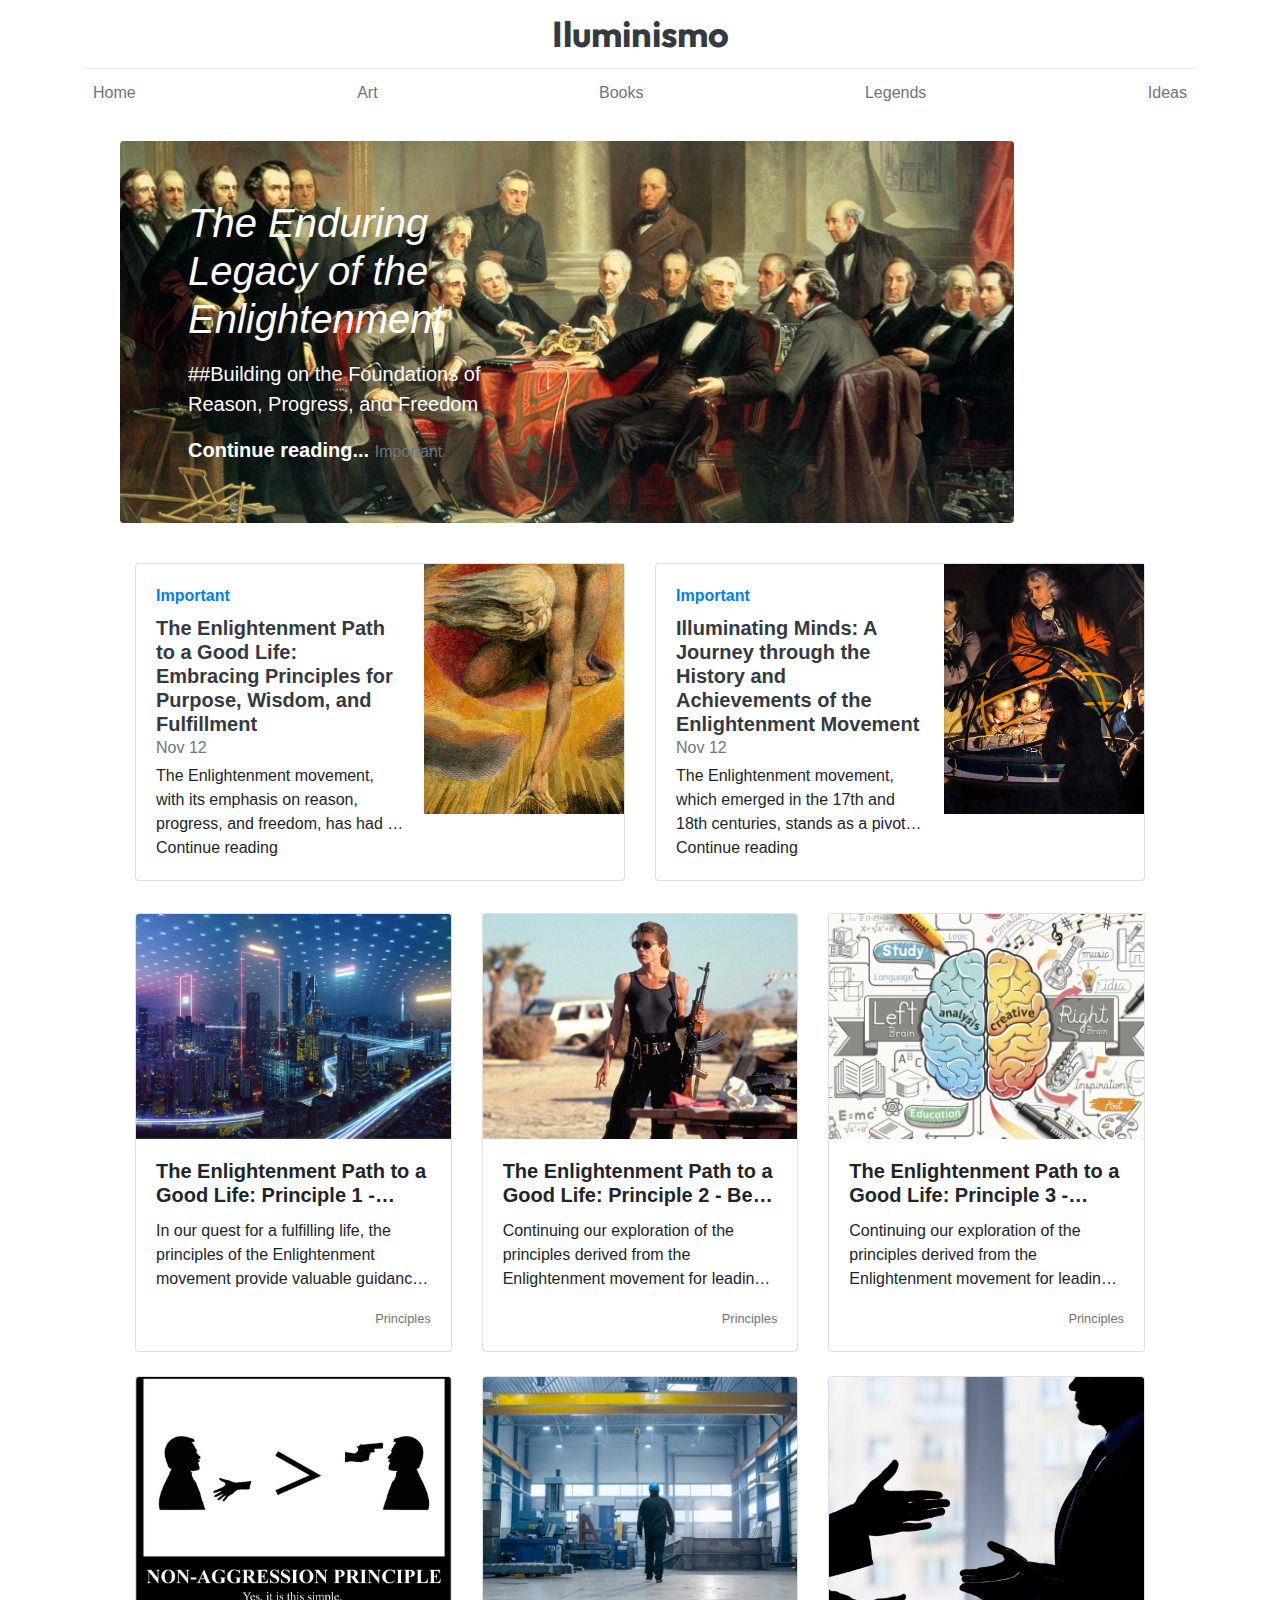
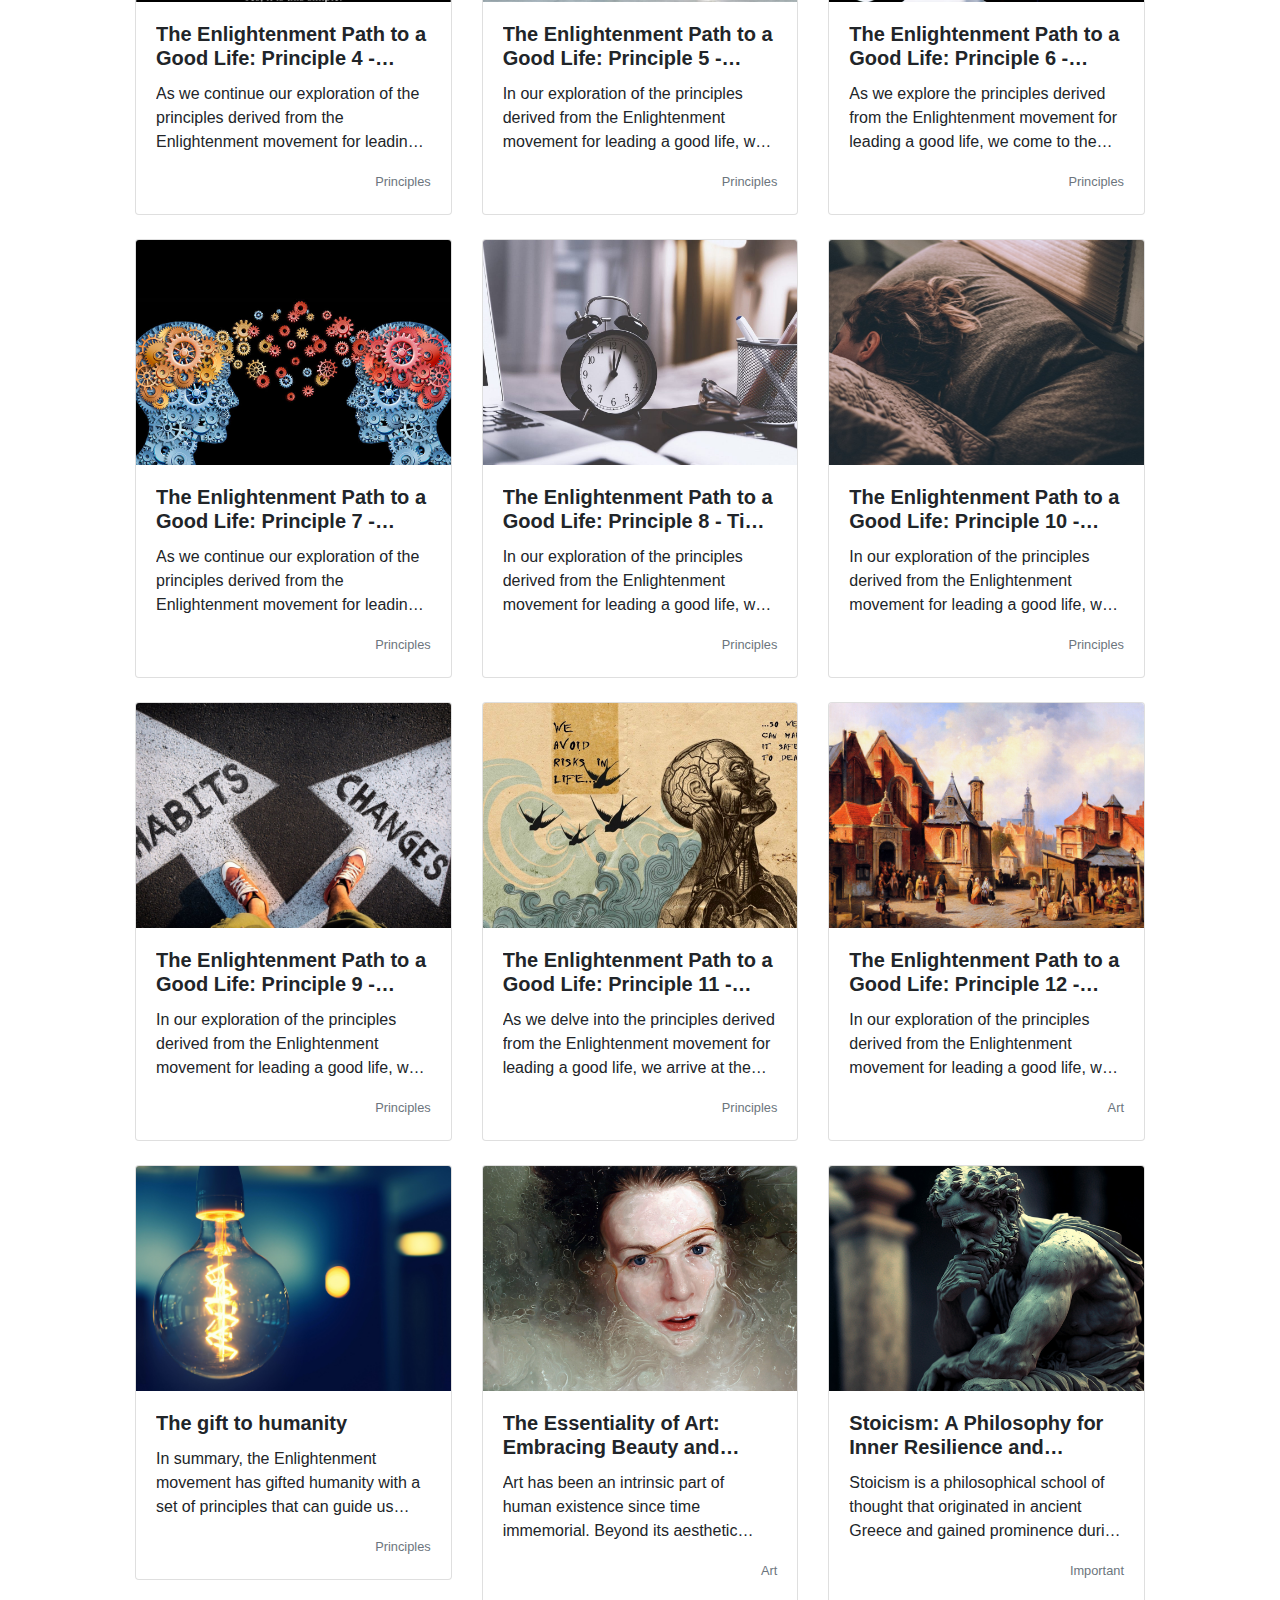
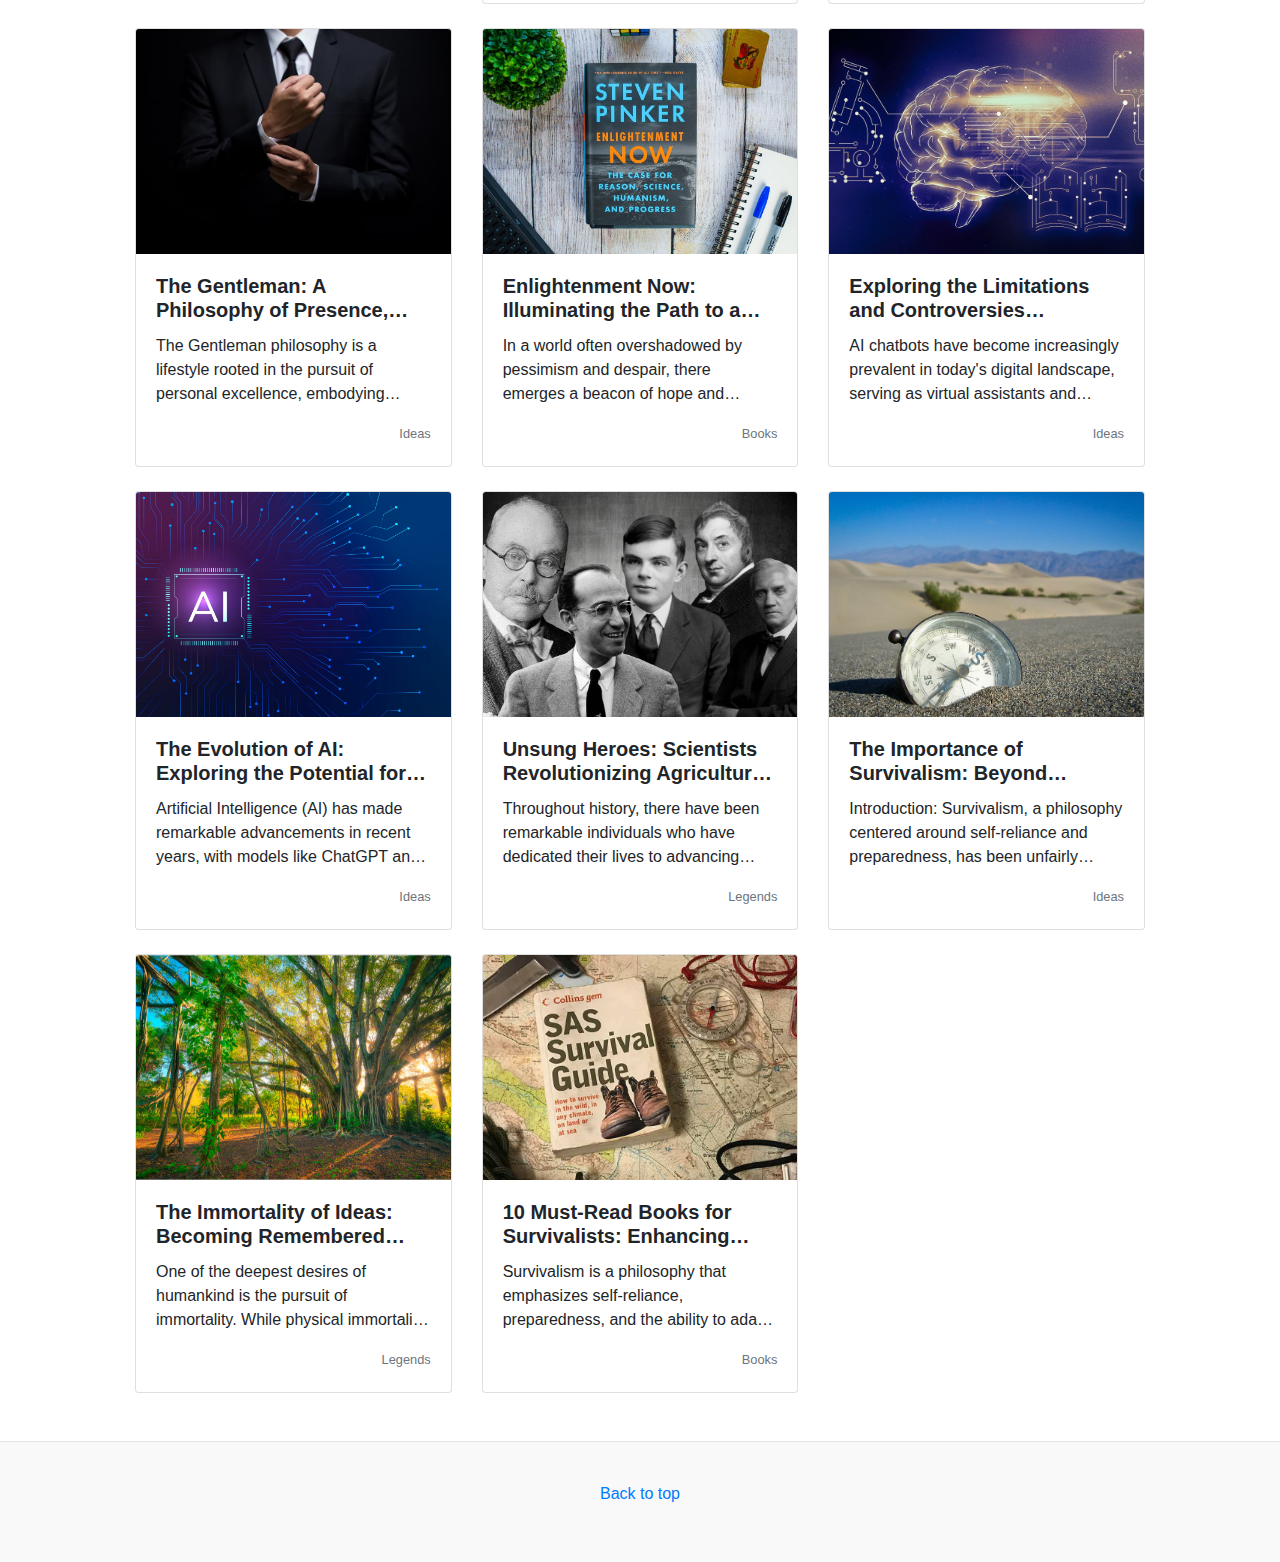
<file: index.html>
<!DOCTYPE html>
<html lang="en">
  <head>
    <meta charset="utf-8" />
    <meta http-equiv="X-UA-Compatible" content="IE=edge" />
    <meta name="viewport" content="width=device-width, initial-scale=1" />

    <title>Iluminismo</title>

    <link rel="icon" type="image/x-icon" href="/img/logo.png" />
    <link rel="preconnect" href="https://fonts.googleapis.com" />
    <link rel="preconnect" href="https://fonts.gstatic.com" crossorigin />
    <link
      href="https://fonts.googleapis.com/css2?family=Cabin:wght@400;600;700&family=Open+Sans:wght@300;400;600;800&family=Outfit:wght@400;600;700;800;900&family=Quicksand:wght@400;500;700&display=swap"
      rel="stylesheet"
    />

    <link href="css/bootstrap.min.css" rel="stylesheet" />
    <link href="style.css" rel="stylesheet" />
  </head>
  <body>
    <div id="app"></div>

    <script type="text/javascript" src="js/drawdown.js"></script>
    <script src="https://ajax.googleapis.com/ajax/libs/jquery/1.12.4/jquery.min.js"></script>
    <script src="js/bootstrap.min.js"></script>
    <script src="script.js"></script>
  </body>
</html>
</file>
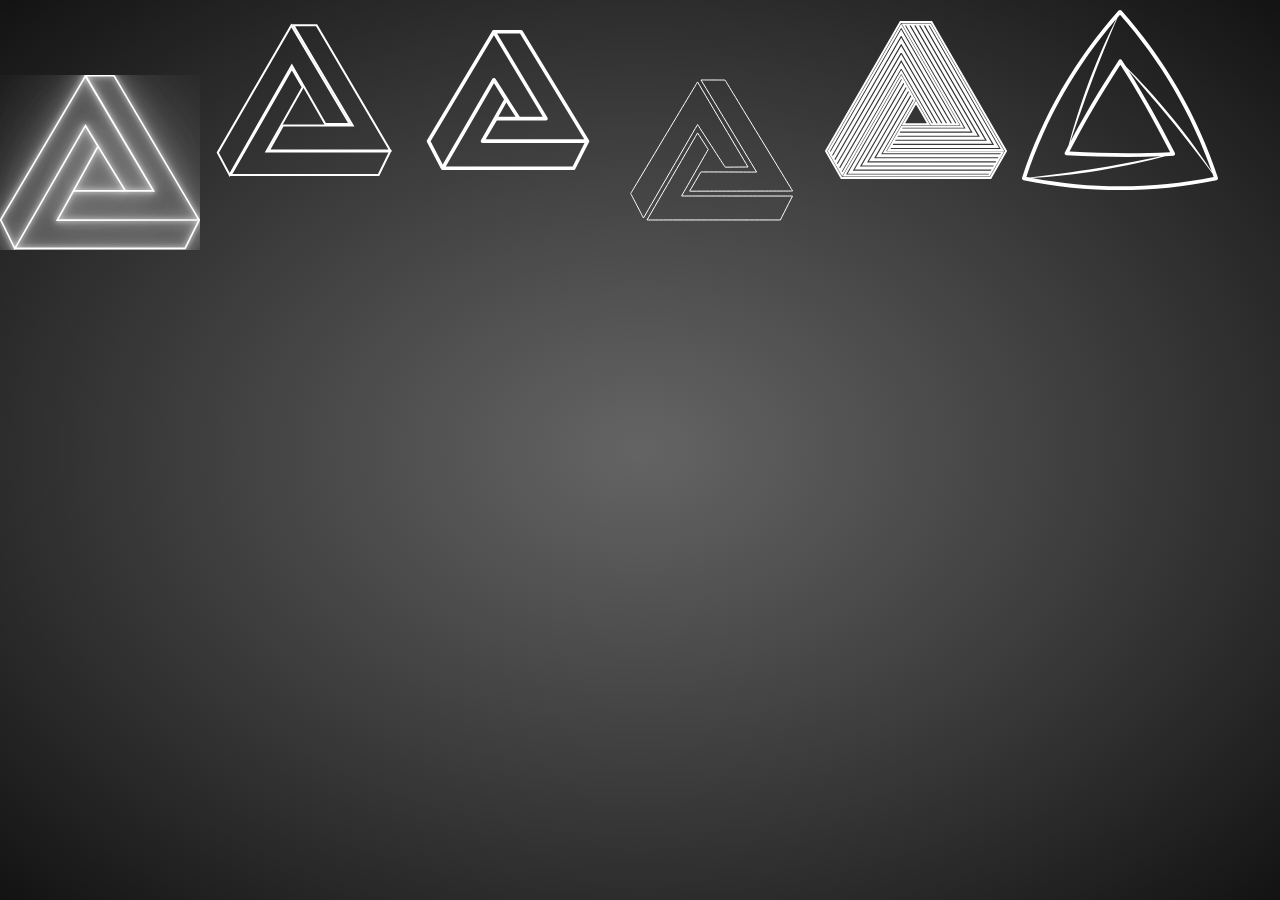
<file: backup/svg.html>
<style>
    body,
html {
  position: relative;
  width: 100%;
  height: 100%;
  margin: 0;
  padding: 0;
  background: radial-gradient(ellipse at center, rgb(100, 100, 100) 0%, rgba(0, 0, 0, 0.73) 100%)
}

    svg{
        width: 200px;
        
    }


</style>

<body>
    <svg class="svg-logo ssv" viewBox="0 0 365 319">
        <defs>
            <filter id="white-glow" filterUnits="userSpaceOnUse" x="-50%" y="-50%" width="200%" height="200%">

                <feGaussianBlur in="SourceGraphic" stdDeviation="5" result="blur5" />
                <feGaussianBlur in="SourceGraphic" stdDeviation="10" result="blur10" />
                <feGaussianBlur in="SourceGraphic" stdDeviation="20" result="blur20" />
                <feGaussianBlur in="SourceGraphic" stdDeviation="30" result="blur30" />
                <feGaussianBlur in="SourceGraphic" stdDeviation="60" result="blur50" />
                <feGaussianBlur in="SourceGraphic" stdDeviation="90" result="blur90" />
                <feGaussianBlur in="SourceGraphic" stdDeviation="100" result="blur100" />
                <feGaussianBlur in="SourceGraphic" stdDeviation="130" result="blur130" />
                <!-- merge all the blurs except for the first one -->
                <feMerge result="blur-merged">
                    <feMergeNode in="blur10" />
                    <feMergeNode in="blur20" />
                    <feMergeNode in="blur30" />
                    <feMergeNode in="blur50" />
                    <feMergeNode in="blur90" />
                    <feMergeNode in="blur100" />
                    <feMergeNode in="blur130" />
                </feMerge>
                <!-- recolour the merged blurs red-->
                <feColorMatrix result="white-blur" in="blur-merged" type="matrix" values="1 0 0 0 0
                             0 1 0 0 0
                             0 0 1 0 0
                             0 0 0 1 0" />
                <feMerge>
                    <feMergeNode in="white-blur" /> <!-- largest blurs coloured red -->
                    <feMergeNode in="blur5" /> <!-- smallest blur left white -->
                    <feMergeNode in="SourceGraphic" /> <!-- original white text -->
                </feMerge>
            </filter>
        </defs>

        <path filter="url(#white-glow)" filter="glow" fill="none" stroke="white" stroke-width="3" d="M 156.18,1.36
           C 156.18,1.36 208.20,1.36 208.20,1.36
             208.20,1.36 363.25,264.36 363.25,264.36
             363.25,264.36 104.54,264.92 104.54,264.92
             104.54,264.92 134.17,211.36 134.17,211.36
             134.17,211.36 280.22,211.36 280.22,211.36
             280.22,211.36 156.18,1.36 156.18,1.36 Z
           M 363.31,264.73
           C 363.31,264.73 337.76,316.43 337.76,316.43
             337.76,316.43 27.31,316.54 27.31,316.54
             27.31,316.54 155.97,92.53 155.97,92.53
             155.97,92.53 178.96,130.01 178.96,130.01
             178.96,130.01 104.56,265.00 104.56,265.00
             104.56,265.00 363.31,264.73 363.31,264.73 Z
           M 27.15,316.89
           C 27.15,316.89 1.13,264.36 1.13,264.36
             1.13,264.36 155.98,1.98 155.98,1.98
             155.98,1.98 280.02,211.33 280.02,211.33
             280.02,211.33 228.49,211.33 228.49,211.33
             228.49,211.33 155.98,92.38 155.98,92.38
             155.98,92.38 27.15,316.89 27.15,316.89 Z" />
    </svg>



    <svg viewBox="-18 0 100 125" fill="none" stroke="white" >
        <g>
            <polygon points="25.913,32.797 42.649,61.992 54.883,61.992 25.676,12.753 -11.114,76.314 -5.175,87.45  " />
            <polygon points="31.367,43.632 25.911,34.257 -4.631,87.45 69.303,87.45 75.114,75.624 13.232,75.687  " />
            <polygon points="21.448,62.713 14.413,75.192 75.114,75.192 38.308,12.607 26.672,12.607 56.355,62.713  " />
        </g>
    </svg>


    <svg class="svg-logo ssv" viewBox="0 0 80 100"  >

        <path  fill="white" d="M72.397,56.092L45.819,12.324c-0.132-0.216-0.365-0.348-0.618-0.348H34.368h-0.002  c-0.064,0-0.126,0.009-0.187,0.025c-0.02,0.006-0.038,0.018-0.057,0.024c-0.04,0.014-0.08,0.027-0.115,0.049  c-0.021,0.011-0.037,0.027-0.055,0.041c-0.032,0.023-0.065,0.044-0.094,0.072c-0.017,0.017-0.029,0.04-0.045,0.059  c-0.022,0.027-0.047,0.052-0.066,0.083L7.602,56.096c-0.128,0.215-0.137,0.482-0.021,0.705l5.633,10.834  c0.123,0.232,0.361,0.381,0.625,0.389c0.006,0,0.012,0,0.017,0h52.436l0.017-0.01c0.017,0,0.032,0.01,0.051,0.01  c0.257,0,0.473-0.162,0.56-0.387l0.017-0.01l5.49-10.834l-0.003-0.004C72.534,56.568,72.526,56.305,72.397,56.092 M35.651,13.421  h9.144l25.701,42.323H31.084l4.449-7.586H55.19c0.26,0,0.5-0.139,0.628-0.365c0.129-0.227,0.125-0.506-0.009-0.729L35.643,13.421  H35.651z M36.138,46.715l3.208-5.703l3.656,5.703H36.138z M9.049,56.492l25.32-42.387l19.545,32.61h-9.196l-9.724-15.166  l-0.013-0.021H34.98l-0.005-0.008c-0.136-0.211-0.368-0.36-0.624-0.332c-0.252,0.006-0.483,0.143-0.609,0.36L13.89,65.801  L9.049,56.492z M65.848,66.578H15.108L32.027,37.39l2.363-4.077l4.007,6.438l-9.205,16.362l0.001,0.002  c-0.124,0.221-0.124,0.49,0.002,0.711c0.128,0.225,0.366,0.363,0.625,0.363h0.001h20.291h10.833h9.658L65.848,66.578z" />

                
                
                </svg>

    
    
    <svg viewBox="0 0 200 200">
   

                                <path
        fill="none" stroke="white" stroke-width="1"
        d="M 144.62,122.06
           C 144.62,122.06 88.88,121.94 88.88,121.94
             88.88,121.94 77.64,141.18 77.64,141.18
             77.64,141.18 180.66,141.03 180.66,141.03
             180.66,141.03 113.03,30.03 113.03,30.03
             113.03,30.03 89.03,29.97 89.03,29.97
             89.03,29.97 144.62,122.06 144.62,122.06 Z
           M 85.53,31.94
           C 85.53,31.94 18.70,143.52 18.70,143.52
             18.70,143.52 31.48,168.00 31.48,168.00
             31.48,168.00 85.55,74.55 85.55,74.55
             85.55,74.55 113.17,117.17 113.17,117.17
             113.17,117.17 130.51,117.00 136.00,117.00
             136.00,117.00 85.53,31.94 85.53,31.94 Z
           M 85.59,82.91
           C 85.59,82.91 35.00,169.97 35.00,169.97
             35.00,169.97 168.39,169.96 168.39,169.96
             168.39,169.96 180.48,146.04 180.48,146.04
             180.48,146.04 69.55,146.00 69.55,146.00
             69.55,146.00 96.22,99.41 96.22,99.41
             96.22,99.41 85.59,82.91 85.59,82.91 Z" />
</svg>
    
    
    <svg viewBox="0 0 100 125" fill="none" stroke="white" ><path d="M57.941,11.346l-0.175-0.304l-15.51,0.009L5,75.56l7.743,13.389l74.536,0.01L95,75.56L57.941,11.346z M13.093,87.123  l-0.817-1.412l30.342-52.555l16.752,29.015h-1.658L42.607,36.003L13.093,87.123z M38.365,71.424h48.809L53.016,12.262l1.816-0.001  l35.056,60.718l-52.421,0.001L38.365,71.424z M86.33,70.936H38.646l0.898-1.555h44.071L50.638,12.263l1.816-0.001L86.33,70.936z   M82.771,68.894H39.825l0.898-1.555l39.335-0.001L48.26,12.265l1.816-0.001L82.771,68.894z M79.214,66.851l-38.21,0.001l0.898-1.556  H76.5l-30.617-53.03l1.815-0.001L79.214,66.851z M75.656,64.809H42.184l0.82-1.42h30.168L43.661,12.268l1.659-0.001L75.656,64.809z   M56.309,62.171H43.706l6.301-10.914L56.309,62.171z M67.007,62.171L42.799,20.241l-0.211-0.365L8.424,79.05l-0.909-1.572  l35.063-60.731l26.227,45.425H67.007z M42.588,20.849l23.858,41.322h-1.797L42.599,23.978L9.614,81.108l-0.909-1.572L42.588,20.849z   M42.599,24.952l21.49,37.22h-1.797L42.609,28.081L10.805,83.166l-0.909-1.572L42.599,24.952z M42.609,29.054L61.73,62.171h-1.799  L42.619,32.183L11.995,85.225l-0.91-1.573L42.609,29.054z M44.651,41.977L20.24,84.262h68.34l-0.906,1.573H17.534l26.219-45.412  L44.651,41.977z M21.082,83.774l23.85-41.31l0.898,1.555L23.787,82.201h65.981l-0.907,1.574H21.082z M24.63,81.713l21.482-37.206  l0.898,1.555L27.335,80.141h63.62l-0.906,1.573H24.63z M28.178,79.654L47.29,46.55l0.898,1.555L30.883,78.081h61.259l-0.906,1.573  H28.178z M31.726,77.594L48.47,48.592l0.836,1.447L34.219,76.169h59.025l-0.821,1.425H31.726z M93.244,74.951H36.328l0.857-1.485  l53.546-0.001L55.393,12.26l1.67-0.001L93.244,74.951z M42.607,12.877l28.456,49.295h-1.698L42.789,16.138l-0.211-0.365  L7.234,76.992L6.406,75.56L42.607,12.877z M86.575,87.741l-72.427-0.009l28.46-49.294l0.864,1.497l-26.57,46.022l-0.21,0.365h70.701  L86.575,87.741z"/></svg>
    
    <svg viewBox="0 0 128 160" fill="white"><path d="M126.658,113.735C113.52,74.006,92.743,38.019,64.905,6.775C64.676,6.517,64.346,6.369,64,6.369s-0.676,0.147-0.906,0.406  C35.257,38.019,14.48,74.006,1.341,113.735c-0.108,0.329-0.072,0.688,0.102,0.987c0.173,0.3,0.465,0.512,0.804,0.582  c20.273,4.198,41.049,6.326,61.753,6.326c20.703,0,41.479-2.128,61.753-6.326c0.339-0.07,0.632-0.282,0.804-0.582  C126.73,114.424,126.768,114.064,126.658,113.735z M122.766,109.819c-3.479-5.355-7.125-10.602-10.891-15.761  c-2.373-3.274-4.826-6.489-7.293-9.694c-2.48-3.194-5.013-6.348-7.566-9.482c-2.576-3.118-5.179-6.213-7.824-9.271  c-2.662-3.044-5.332-6.081-8.074-9.052c-4.248-4.637-8.595-9.183-13.061-13.608c-0.947-1.493-1.895-2.974-2.84-4.428  c-0.224-0.345-0.606-0.552-1.017-0.552c-0.411,0-0.793,0.207-1.018,0.552c-11.88,18.282-22.256,35.788-30.911,52.149  c1.739-5.167,3.486-10.327,5.277-15.472c1.341-3.806,2.661-7.618,4.047-11.405c1.366-3.796,2.753-7.583,4.186-11.354  c1.405-3.78,2.861-7.541,4.333-11.296c1.458-3.762,2.979-7.496,4.489-11.238c2.555-6.268,5.19-12.504,7.856-18.733  c0.513-0.589,1.022-1.18,1.54-1.765C90.068,38.931,109.821,72.687,122.766,109.819z M96.107,97.372  c-8.662,0.423-17.826,0.637-27.275,0.637c-11.746,0-24.23-0.331-37.138-0.982c8.898-17.31,19.823-36.002,32.505-55.61  C74.738,57.772,85.463,76.58,96.107,97.372z M61.65,12.104c-2.898,5.69-5.619,11.472-8.204,17.313  c-1.65,3.692-3.207,7.425-4.749,11.163c-1.526,3.745-2.991,7.515-4.429,11.295c-1.412,3.789-2.791,7.591-4.116,11.411  c-1.305,3.827-2.601,7.657-3.802,11.519c-1.893,6-3.66,12.04-5.261,18.123c-0.817,1.564-1.625,3.121-2.41,4.664  c-0.187,0.366-0.175,0.802,0.03,1.157s0.577,0.583,0.987,0.604c13.613,0.718,26.78,1.082,39.134,1.082  c7.374,0,14.573-0.132,21.501-0.389c-5.35,1.079-10.698,2.148-16.054,3.171c-3.967,0.742-7.928,1.503-11.902,2.196  c-3.97,0.712-7.943,1.408-11.925,2.05c-3.977,0.671-7.961,1.294-11.95,1.893c-3.986,0.62-7.982,1.168-11.977,1.732  c-6.706,0.92-13.425,1.757-20.155,2.563c-0.765-0.148-1.531-0.295-2.295-0.448C16.607,75.865,35.964,41.881,61.65,12.104z   M64,119.205c-18.891,0-37.842-1.788-56.41-5.314c6.375-0.334,12.74-0.868,19.09-1.55c4.022-0.417,8.032-0.937,12.042-1.47  c4.006-0.554,8.003-1.166,11.995-1.813c3.987-0.675,7.97-1.377,11.94-2.143c3.966-0.783,7.932-1.577,11.876-2.468  c6.139-1.36,12.251-2.849,18.316-4.502c1.769-0.074,3.524-0.154,5.253-0.245c0.41-0.021,0.781-0.249,0.987-0.605  c0.205-0.355,0.216-0.79,0.029-1.156c-9.895-19.436-19.868-37.177-29.709-52.85c3.605,4.091,7.203,8.186,10.764,12.31  c2.625,3.064,5.266,6.113,7.854,9.208c2.604,3.08,5.189,6.176,7.738,9.301c2.572,3.107,5.102,6.249,7.616,9.401  c2.528,3.143,5.003,6.328,7.489,9.506c4.148,5.347,8.231,10.747,12.293,16.172c0.255,0.738,0.512,1.476,0.76,2.217  C104.236,117.186,84.083,119.205,64,119.205z"/></svg>

    
    
    
</body>
</file>
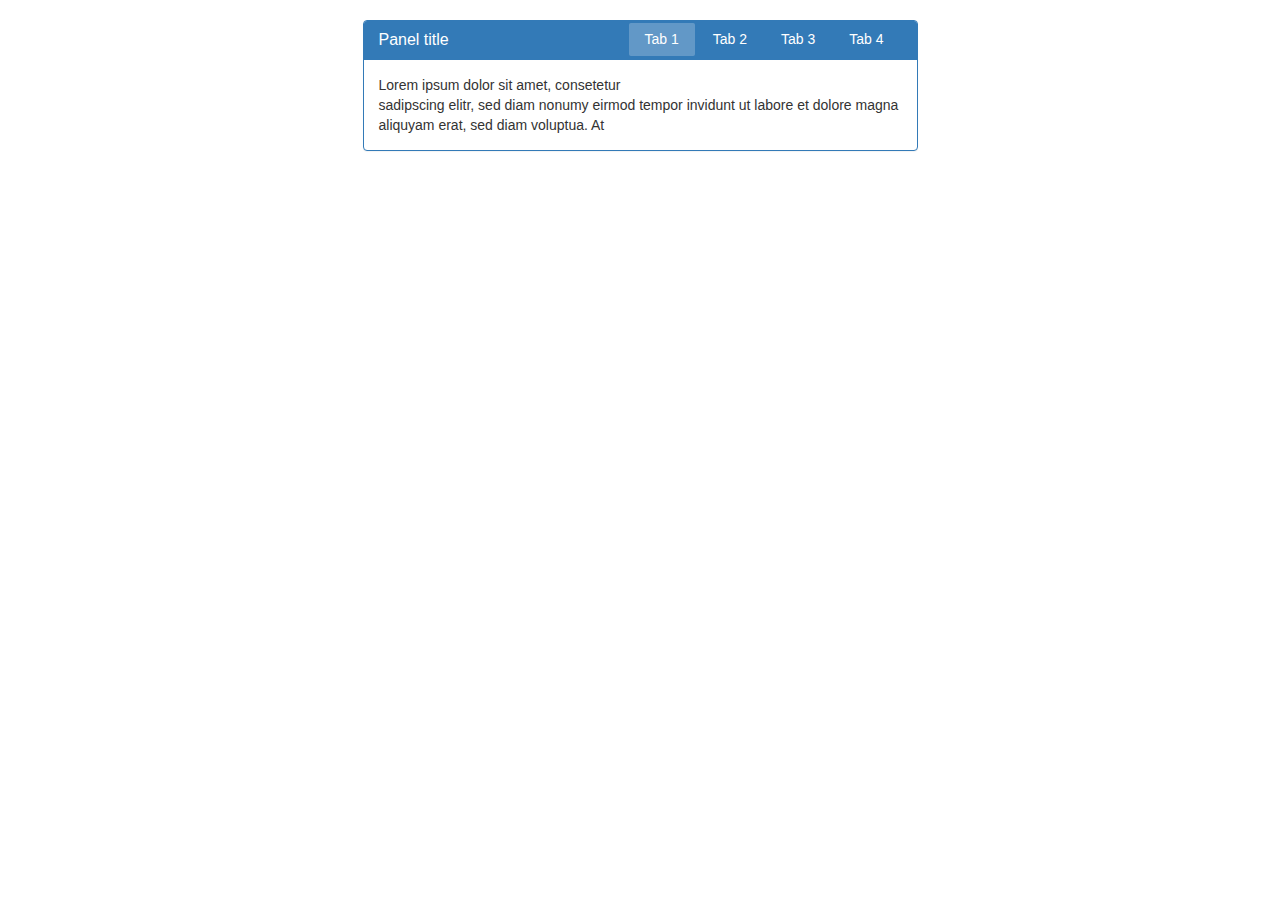
<file: test/tabjs.html>
<!DOCTYPE html>
<html>
<head>
  <meta charset="utf-8">
  <meta name="viewport" content="width=device-width">
  <title>JS Bin</title>

<style>
  /*Panel tabs*/
.panel-tabs {
    position: relative;
    bottom: 30px;
    clear:both;
    border-bottom: 1px solid transparent;
}

.panel-tabs > li {
    float: left;
    margin-bottom: -1px;
}

.panel-tabs > li > a {
    margin-right: 2px;
    margin-top: 4px;
    line-height: .85;
    border: 1px solid transparent;
    border-radius: 4px 4px 0 0;
    color: #ffffff;
}

.panel-tabs > li > a:hover {
    border-color: transparent;
    color: #ffffff;
    background-color: transparent;
}

.panel-tabs > li.active > a,
.panel-tabs > li.active > a:hover,
.panel-tabs > li.active > a:focus {
    color: #fff;
    cursor: default;
    -webkit-border-radius: 2px;
    -moz-border-radius: 2px;
    border-radius: 2px;
    background-color: rgba(255,255,255, .23);
    border-bottom-color: transparent;
}
</style>
  <link rel="stylesheet" href="https://maxcdn.bootstrapcdn.com/bootstrap/3.4.1/css/bootstrap.min.css">
  <script src="https://ajax.googleapis.com/ajax/libs/jquery/3.6.4/jquery.min.js"></script>
  <script src="https://maxcdn.bootstrapcdn.com/bootstrap/3.4.1/js/bootstrap.min.js"></script>
</head>
<body>


<br>
<div class="container">
	<div class="row">
		<div class="col-md-6 col-md-offset-3">
            <div class="panel panel-primary">
                <div class="panel-heading">
                    <h3 class="panel-title">Panel title</h3>
                    <span class="pull-right">
                        <!-- Tabs -->
                        <ul class="nav panel-tabs">
                            <li class="active"><a href="#tab1" data-toggle="tab">Tab 1</a></li>
                            <li><a href="#tab2" data-toggle="tab">Tab 2</a></li>
                            <li><a href="#tab3" data-toggle="tab">Tab 3</a></li>
                            <li><a href="#tab4" data-toggle="tab">Tab 4</a></li>
                        </ul>
                    </span>
                </div>
                <div class="panel-body">
                    <div class="tab-content">
                        <div class="tab-pane active" id="tab1">Lorem ipsum dolor sit amet, consetetur sadipscing elitr, sed diam nonumy eirmod tempor invidunt ut labore et dolore magna aliquyam erat, sed diam voluptua. At</div>
                        <div class="tab-pane" id="tab2">Lorem ipsum dolor sit amet, consetetur sadipscing elitr, sed diam nonumy eirmod tempor invidunt ut labore et dolore magna aliquyam erat, sed diam voluptua. At vero eos et accusam et justo duo dolores et ea rebum. Stet clita kasd gubergren, no sea takimata sanctus est Lorem ipsum dolor sit amet. Lorem ipsum dolor sit amet, consetetur sadipscing elitr, sed diam nonumy eirmod tempor invidunt ut labore et dolore magna aliquyam erat, sed diam voluptua. At vero eos et accusam et justo duo dolores et ea rebum. Stet clita kasd gubergren, no sea takimata sanctus est Lorem ipsum dolor sit amet.</div>
                        <div class="tab-pane" id="tab3">Lorem ipsum dolor sit amet, consetetur sadipscing elitr, sed diam nonumy eirmod tempor invidunt ut labore et dolore magna aliquyam erat, sed diam voluptua. At vero eos et accusam et justo duo dolores et ea rebum. Stet clita kasd gubergren, no sea takimata sanctus est Lorem ipsum dolor sit amet.</div>
                        <div class="tab-pane" id="tab4">Lorem ipsum dolor sit amet, consetetur sadipscing elitr, sed diam nonumy eirmod tempor invidunt ut labore et dolore magna aliquyam erat, sed diam voluptua. At vero eos et accusam et justo duo dolores et ea rebum. Stet clita kasd gubergren, no sea takimata sanctus est Lorem ipsum dolor sit amet. Lorem ipsum dolor sit amet, consetetur sadipscing elitr, sed diam nonumy eirmod tempor invidunt ut labore et dolore magna aliquyam erat, sed diam voluptua. At vero eos et accusam et justo duo dolores et ea rebum. Stet clita kasd gubergren, no sea takimata sanctus est Lorem ipsum dolor sit amet. Lorem ipsum dolor sit amet, consetetur sadipscing elitr, sed diam nonumy eirmod tempor invidunt ut labore et dolore magna aliquyam erat, sed diam voluptua. At vero eos et accusam et justo duo dolores et ea rebum. Stet clita kasd gubergren, no sea takimata sanctus est Lorem ipsum dolor sit amet.

                            Duis autem vel eum iriure dolor in hendrerit in vulputate velit esse molestie consequat, vel illum dolore eu feugiat nulla facilisis at vero eros et accumsan et iusto odio dignissim qui blandit praesent luptatum zzril delenit augue duis dolore te feugait nulla facilisi. Lorem ipsum dolor sit amet,</div>
                    </div>
                </div>
            </div>
        </div>
	</div>
</div>
</body>
</html>
</file>
<file: style.css>
/*
    font-family: 'Cabin', sans-serif;

    font-family: 'Open Sans', sans-serif;

    font-family: 'Outfit', sans-serif;

    font-family: 'Quicksand', sans-serif;

    Cabin:wght@400;600;700&
    family=Open+Sans:wght@300;400;600;800&
    family=Outfit:wght@400;600;700;800;900&
    family=Quicksand:wght@400;500;700
*/


/*######################################################################
                                  Tab
########################################################################*/

.tab-folder > .tab-content:target ~ .tab-content:last-child,
.tab-folder > .tab-content {
    display: none;
}



.tab-folder > :last-child,
.tab-folder > .tab-content:target {
    display: block;
    padding: 1em 50px;
}





/*######################################################################
                                  ...
########################################################################*/



html{
  font-family: 'Cabin', sans-serif;
}
.logo{
  font-family: "Outfit", Georgia, "Times New Roman", serif;
  font-weight: 700;
font-size: 2.25rem;

}
.logo:hover{
  text-decoration: none;
}
.post-link{
  position: absolute;
height: 100%;
width: 100%;
transition: 0.3s;
border: 0px solid #a2a2a25c;
}
.featured-card{
  padding: 10px 20px!important;
  background: rgba(255, 255, 255, 0);
}
.featured-card:hover{
  transition: 0.3s;
background: #8e8e8e6b;
}
.post-link:hover{

border: 15px solid #a2a2a25c;
    
}

.link-nul,.link-nul:hover{

  text-decoration: none;
color: white;
}

.card-title{
  overflow: hidden;
   display: -webkit-box;
   -webkit-line-clamp: 2; /* number of lines to show */
           line-clamp: 2; 
   -webkit-box-orient: vertical;
}
h5{
  font-weight: 600;
}
.display-4{
  font-size: 2.5rem;
  font-weight: 500;
}
.blog-header {
  line-height: 1;
  border-bottom: 1px solid #e5e5e5;
}
.blog-footer{
  padding: 2.5rem 0;
color: #999;
text-align: center;
background-color: #f9f9f9;
border-top: .05rem solid #e5e5e5;
}
img{
  max-width:100%;
  object-fit: cover; object-position: 50% 50%;
}
.post-link, .text-white.font-weight-bold{
  font-weight: 900;
}
.resume{
  overflow: hidden;
   display: -webkit-box;
   -webkit-line-clamp: 3; /* number of lines to show */
           line-clamp: 3; 
   -webkit-box-orient: vertical;
}
</file>
